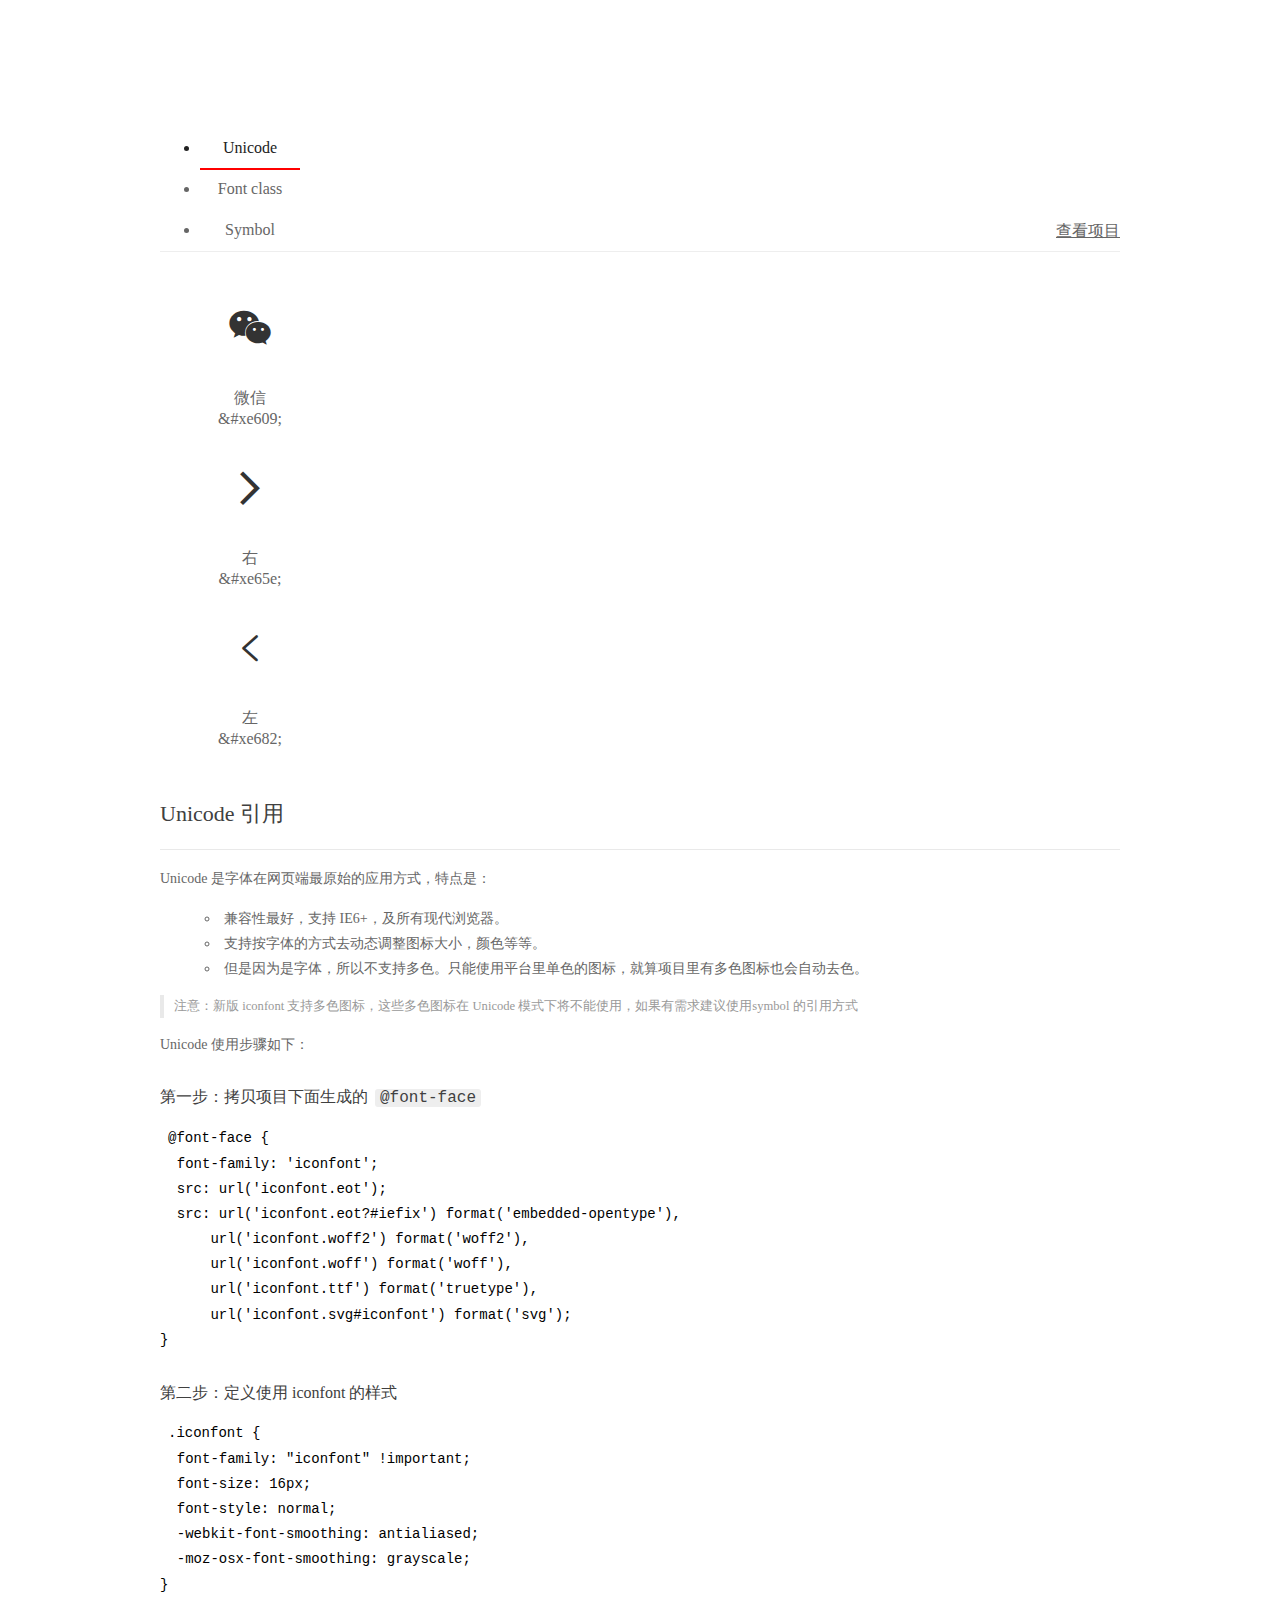
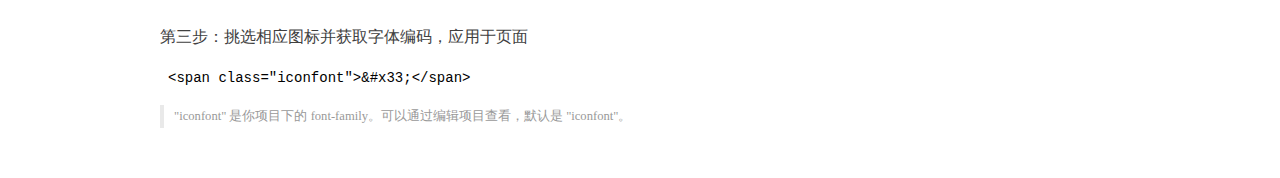
<file: lib/iconfont/demo_index.html>
<!DOCTYPE html>
<html>
<head>
  <meta charset="utf-8"/>
  <title>IconFont Demo</title>
  <link rel="shortcut icon" href="https://gtms04.alicdn.com/tps/i4/TB1_oz6GVXXXXaFXpXXJDFnIXXX-64-64.ico" type="image/x-icon"/>
  <link rel="stylesheet" href="https://g.alicdn.com/thx/cube/1.3.2/cube.min.css">
  <link rel="stylesheet" href="demo.css">
  <link rel="stylesheet" href="iconfont.css">
  <script src="iconfont.js"></script>
  <!-- jQuery -->
  <script src="https://a1.alicdn.com/oss/uploads/2018/12/26/7bfddb60-08e8-11e9-9b04-53e73bb6408b.js"></script>
  <!-- 代码高亮 -->
  <script src="https://a1.alicdn.com/oss/uploads/2018/12/26/a3f714d0-08e6-11e9-8a15-ebf944d7534c.js"></script>
</head>
<body>
  <div class="main">
    <h1 class="logo"><a href="https://www.iconfont.cn/" title="iconfont 首页" target="_blank">&#xe86b;</a></h1>
    <div class="nav-tabs">
      <ul id="tabs" class="dib-box">
        <li class="dib active"><span>Unicode</span></li>
        <li class="dib"><span>Font class</span></li>
        <li class="dib"><span>Symbol</span></li>
      </ul>
      
      <a href="https://www.iconfont.cn/manage/index?manage_type=myprojects&projectId=1003648" target="_blank" class="nav-more">查看项目</a>
      
    </div>
    <div class="tab-container">
      <div class="content unicode" style="display: block;">
          <ul class="icon_lists dib-box">
          
            <li class="dib">
              <span class="icon iconfont">&#xe609;</span>
                <div class="name">微信</div>
                <div class="code-name">&amp;#xe609;</div>
              </li>
          
            <li class="dib">
              <span class="icon iconfont">&#xe65e;</span>
                <div class="name">右</div>
                <div class="code-name">&amp;#xe65e;</div>
              </li>
          
            <li class="dib">
              <span class="icon iconfont">&#xe682;</span>
                <div class="name">左</div>
                <div class="code-name">&amp;#xe682;</div>
              </li>
          
          </ul>
          <div class="article markdown">
          <h2 id="unicode-">Unicode 引用</h2>
          <hr>

          <p>Unicode 是字体在网页端最原始的应用方式，特点是：</p>
          <ul>
            <li>兼容性最好，支持 IE6+，及所有现代浏览器。</li>
            <li>支持按字体的方式去动态调整图标大小，颜色等等。</li>
            <li>但是因为是字体，所以不支持多色。只能使用平台里单色的图标，就算项目里有多色图标也会自动去色。</li>
          </ul>
          <blockquote>
            <p>注意：新版 iconfont 支持多色图标，这些多色图标在 Unicode 模式下将不能使用，如果有需求建议使用symbol 的引用方式</p>
          </blockquote>
          <p>Unicode 使用步骤如下：</p>
          <h3 id="-font-face">第一步：拷贝项目下面生成的 <code>@font-face</code></h3>
<pre><code class="language-css"
>@font-face {
  font-family: 'iconfont';
  src: url('iconfont.eot');
  src: url('iconfont.eot?#iefix') format('embedded-opentype'),
      url('iconfont.woff2') format('woff2'),
      url('iconfont.woff') format('woff'),
      url('iconfont.ttf') format('truetype'),
      url('iconfont.svg#iconfont') format('svg');
}
</code></pre>
          <h3 id="-iconfont-">第二步：定义使用 iconfont 的样式</h3>
<pre><code class="language-css"
>.iconfont {
  font-family: "iconfont" !important;
  font-size: 16px;
  font-style: normal;
  -webkit-font-smoothing: antialiased;
  -moz-osx-font-smoothing: grayscale;
}
</code></pre>
          <h3 id="-">第三步：挑选相应图标并获取字体编码，应用于页面</h3>
<pre>
<code class="language-html"
>&lt;span class="iconfont"&gt;&amp;#x33;&lt;/span&gt;
</code></pre>
          <blockquote>
            <p>"iconfont" 是你项目下的 font-family。可以通过编辑项目查看，默认是 "iconfont"。</p>
          </blockquote>
          </div>
      </div>
      <div class="content font-class">
        <ul class="icon_lists dib-box">
          
          <li class="dib">
            <span class="icon iconfont icon-weixin"></span>
            <div class="name">
              微信
            </div>
            <div class="code-name">.icon-weixin
            </div>
          </li>
          
          <li class="dib">
            <span class="icon iconfont icon-right"></span>
            <div class="name">
              右
            </div>
            <div class="code-name">.icon-right
            </div>
          </li>
          
          <li class="dib">
            <span class="icon iconfont icon-Group-"></span>
            <div class="name">
              左
            </div>
            <div class="code-name">.icon-Group-
            </div>
          </li>
          
        </ul>
        <div class="article markdown">
        <h2 id="font-class-">font-class 引用</h2>
        <hr>

        <p>font-class 是 Unicode 使用方式的一种变种，主要是解决 Unicode 书写不直观，语意不明确的问题。</p>
        <p>与 Unicode 使用方式相比，具有如下特点：</p>
        <ul>
          <li>兼容性良好，支持 IE8+，及所有现代浏览器。</li>
          <li>相比于 Unicode 语意明确，书写更直观。可以很容易分辨这个 icon 是什么。</li>
          <li>因为使用 class 来定义图标，所以当要替换图标时，只需要修改 class 里面的 Unicode 引用。</li>
          <li>不过因为本质上还是使用的字体，所以多色图标还是不支持的。</li>
        </ul>
        <p>使用步骤如下：</p>
        <h3 id="-fontclass-">第一步：引入项目下面生成的 fontclass 代码：</h3>
<pre><code class="language-html">&lt;link rel="stylesheet" href="./iconfont.css"&gt;
</code></pre>
        <h3 id="-">第二步：挑选相应图标并获取类名，应用于页面：</h3>
<pre><code class="language-html">&lt;span class="iconfont icon--xxx"&gt;&lt;/span&gt;
</code></pre>
        <blockquote>
          <p>"
            iconfont" 是你项目下的 font-family。可以通过编辑项目查看，默认是 "iconfont"。</p>
        </blockquote>
      </div>
      </div>
      <div class="content symbol">
          <ul class="icon_lists dib-box">
          
            <li class="dib">
                <svg class="icon svg-icon" aria-hidden="true">
                  <use xlink:href="#icon-weixin"></use>
                </svg>
                <div class="name">微信</div>
                <div class="code-name">#icon-weixin</div>
            </li>
          
            <li class="dib">
                <svg class="icon svg-icon" aria-hidden="true">
                  <use xlink:href="#icon-right"></use>
                </svg>
                <div class="name">右</div>
                <div class="code-name">#icon-right</div>
            </li>
          
            <li class="dib">
                <svg class="icon svg-icon" aria-hidden="true">
                  <use xlink:href="#icon-Group-"></use>
                </svg>
                <div class="name">左</div>
                <div class="code-name">#icon-Group-</div>
            </li>
          
          </ul>
          <div class="article markdown">
          <h2 id="symbol-">Symbol 引用</h2>
          <hr>

          <p>这是一种全新的使用方式，应该说这才是未来的主流，也是平台目前推荐的用法。相关介绍可以参考这篇<a href="">文章</a>
            这种用法其实是做了一个 SVG 的集合，与另外两种相比具有如下特点：</p>
          <ul>
            <li>支持多色图标了，不再受单色限制。</li>
            <li>通过一些技巧，支持像字体那样，通过 <code>font-size</code>, <code>color</code> 来调整样式。</li>
            <li>兼容性较差，支持 IE9+，及现代浏览器。</li>
            <li>浏览器渲染 SVG 的性能一般，还不如 png。</li>
          </ul>
          <p>使用步骤如下：</p>
          <h3 id="-symbol-">第一步：引入项目下面生成的 symbol 代码：</h3>
<pre><code class="language-html">&lt;script src="./iconfont.js"&gt;&lt;/script&gt;
</code></pre>
          <h3 id="-css-">第二步：加入通用 CSS 代码（引入一次就行）：</h3>
<pre><code class="language-html">&lt;style&gt;
.icon {
  width: 1em;
  height: 1em;
  vertical-align: -0.15em;
  fill: currentColor;
  overflow: hidden;
}
&lt;/style&gt;
</code></pre>
          <h3 id="-">第三步：挑选相应图标并获取类名，应用于页面：</h3>
<pre><code class="language-html">&lt;svg class="icon" aria-hidden="true"&gt;
  &lt;use xlink:href="#icon-xxx"&gt;&lt;/use&gt;
&lt;/svg&gt;
</code></pre>
          </div>
      </div>

    </div>
  </div>
  <script>
  $(document).ready(function () {
      $('.tab-container .content:first').show()

      $('#tabs li').click(function (e) {
        var tabContent = $('.tab-container .content')
        var index = $(this).index()

        if ($(this).hasClass('active')) {
          return
        } else {
          $('#tabs li').removeClass('active')
          $(this).addClass('active')

          tabContent.hide().eq(index).fadeIn()
        }
      })
    })
  </script>
</body>
</html>
</file>
<file: lib/iconfont/demo.css>
/* Logo 字体 */
@font-face {
  font-family: "iconfont logo";
  src: url('https://at.alicdn.com/t/font_985780_km7mi63cihi.eot?t=1545807318834');
  src: url('https://at.alicdn.com/t/font_985780_km7mi63cihi.eot?t=1545807318834#iefix') format('embedded-opentype'),
    url('https://at.alicdn.com/t/font_985780_km7mi63cihi.woff?t=1545807318834') format('woff'),
    url('https://at.alicdn.com/t/font_985780_km7mi63cihi.ttf?t=1545807318834') format('truetype'),
    url('https://at.alicdn.com/t/font_985780_km7mi63cihi.svg?t=1545807318834#iconfont') format('svg');
}

.logo {
  font-family: "iconfont logo";
  font-size: 160px;
  font-style: normal;
  -webkit-font-smoothing: antialiased;
  -moz-osx-font-smoothing: grayscale;
}

/* tabs */
.nav-tabs {
  position: relative;
}

.nav-tabs .nav-more {
  position: absolute;
  right: 0;
  bottom: 0;
  height: 42px;
  line-height: 42px;
  color: #666;
}

#tabs {
  border-bottom: 1px solid #eee;
}

#tabs li {
  cursor: pointer;
  width: 100px;
  height: 40px;
  line-height: 40px;
  text-align: center;
  font-size: 16px;
  border-bottom: 2px solid transparent;
  position: relative;
  z-index: 1;
  margin-bottom: -1px;
  color: #666;
}


#tabs .active {
  border-bottom-color: #f00;
  color: #222;
}

.tab-container .content {
  display: none;
}

/* 页面布局 */
.main {
  padding: 30px 100px;
  width: 960px;
  margin: 0 auto;
}

.main .logo {
  color: #333;
  text-align: left;
  margin-bottom: 30px;
  line-height: 1;
  height: 110px;
  margin-top: -50px;
  overflow: hidden;
  *zoom: 1;
}

.main .logo a {
  font-size: 160px;
  color: #333;
}

.helps {
  margin-top: 40px;
}

.helps pre {
  padding: 20px;
  margin: 10px 0;
  border: solid 1px #e7e1cd;
  background-color: #fffdef;
  overflow: auto;
}

.icon_lists {
  width: 100% !important;
  overflow: hidden;
  *zoom: 1;
}

.icon_lists li {
  width: 100px;
  margin-bottom: 10px;
  margin-right: 20px;
  text-align: center;
  list-style: none !important;
  cursor: default;
}

.icon_lists li .code-name {
  line-height: 1.2;
}

.icon_lists .icon {
  display: block;
  height: 100px;
  line-height: 100px;
  font-size: 42px;
  margin: 10px auto;
  color: #333;
  -webkit-transition: font-size 0.25s linear, width 0.25s linear;
  -moz-transition: font-size 0.25s linear, width 0.25s linear;
  transition: font-size 0.25s linear, width 0.25s linear;
}

.icon_lists .icon:hover {
  font-size: 100px;
}

.icon_lists .svg-icon {
  /* 通过设置 font-size 来改变图标大小 */
  width: 1em;
  /* 图标和文字相邻时，垂直对齐 */
  vertical-align: -0.15em;
  /* 通过设置 color 来改变 SVG 的颜色/fill */
  fill: currentColor;
  /* path 和 stroke 溢出 viewBox 部分在 IE 下会显示
      normalize.css 中也包含这行 */
  overflow: hidden;
}

.icon_lists li .name,
.icon_lists li .code-name {
  color: #666;
}

/* markdown 样式 */
.markdown {
  color: #666;
  font-size: 14px;
  line-height: 1.8;
}

.highlight {
  line-height: 1.5;
}

.markdown img {
  vertical-align: middle;
  max-width: 100%;
}

.markdown h1 {
  color: #404040;
  font-weight: 500;
  line-height: 40px;
  margin-bottom: 24px;
}

.markdown h2,
.markdown h3,
.markdown h4,
.markdown h5,
.markdown h6 {
  color: #404040;
  margin: 1.6em 0 0.6em 0;
  font-weight: 500;
  clear: both;
}

.markdown h1 {
  font-size: 28px;
}

.markdown h2 {
  font-size: 22px;
}

.markdown h3 {
  font-size: 16px;
}

.markdown h4 {
  font-size: 14px;
}

.markdown h5 {
  font-size: 12px;
}

.markdown h6 {
  font-size: 12px;
}

.markdown hr {
  height: 1px;
  border: 0;
  background: #e9e9e9;
  margin: 16px 0;
  clear: both;
}

.markdown p {
  margin: 1em 0;
}

.markdown>p,
.markdown>blockquote,
.markdown>.highlight,
.markdown>ol,
.markdown>ul {
  width: 80%;
}

.markdown ul>li {
  list-style: circle;
}

.markdown>ul li,
.markdown blockquote ul>li {
  margin-left: 20px;
  padding-left: 4px;
}

.markdown>ul li p,
.markdown>ol li p {
  margin: 0.6em 0;
}

.markdown ol>li {
  list-style: decimal;
}

.markdown>ol li,
.markdown blockquote ol>li {
  margin-left: 20px;
  padding-left: 4px;
}

.markdown code {
  margin: 0 3px;
  padding: 0 5px;
  background: #eee;
  border-radius: 3px;
}

.markdown strong,
.markdown b {
  font-weight: 600;
}

.markdown>table {
  border-collapse: collapse;
  border-spacing: 0px;
  empty-cells: show;
  border: 1px solid #e9e9e9;
  width: 95%;
  margin-bottom: 24px;
}

.markdown>table th {
  white-space: nowrap;
  color: #333;
  font-weight: 600;
}

.markdown>table th,
.markdown>table td {
  border: 1px solid #e9e9e9;
  padding: 8px 16px;
  text-align: left;
}

.markdown>table th {
  background: #F7F7F7;
}

.markdown blockquote {
  font-size: 90%;
  color: #999;
  border-left: 4px solid #e9e9e9;
  padding-left: 0.8em;
  margin: 1em 0;
}

.markdown blockquote p {
  margin: 0;
}

.markdown .anchor {
  opacity: 0;
  transition: opacity 0.3s ease;
  margin-left: 8px;
}

.markdown .waiting {
  color: #ccc;
}

.markdown h1:hover .anchor,
.markdown h2:hover .anchor,
.markdown h3:hover .anchor,
.markdown h4:hover .anchor,
.markdown h5:hover .anchor,
.markdown h6:hover .anchor {
  opacity: 1;
  display: inline-block;
}

.markdown>br,
.markdown>p>br {
  clear: both;
}


.hljs {
  display: block;
  background: white;
  padding: 0.5em;
  color: #333333;
  overflow-x: auto;
}

.hljs-comment,
.hljs-meta {
  color: #969896;
}

.hljs-string,
.hljs-variable,
.hljs-template-variable,
.hljs-strong,
.hljs-emphasis,
.hljs-quote {
  color: #df5000;
}

.hljs-keyword,
.hljs-selector-tag,
.hljs-type {
  color: #a71d5d;
}

.hljs-literal,
.hljs-symbol,
.hljs-bullet,
.hljs-attribute {
  color: #0086b3;
}

.hljs-section,
.hljs-name {
  color: #63a35c;
}

.hljs-tag {
  color: #333333;
}

.hljs-title,
.hljs-attr,
.hljs-selector-id,
.hljs-selector-class,
.hljs-selector-attr,
.hljs-selector-pseudo {
  color: #795da3;
}

.hljs-addition {
  color: #55a532;
  background-color: #eaffea;
}

.hljs-deletion {
  color: #bd2c00;
  background-color: #ffecec;
}

.hljs-link {
  text-decoration: underline;
}

/* 代码高亮 */
/* PrismJS 1.15.0
https://prismjs.com/download.html#themes=prism&languages=markup+css+clike+javascript */
/**
 * prism.js default theme for JavaScript, CSS and HTML
 * Based on dabblet (http://dabblet.com)
 * @author Lea Verou
 */
code[class*="language-"],
pre[class*="language-"] {
  color: black;
  background: none;
  text-shadow: 0 1px white;
  font-family: Consolas, Monaco, 'Andale Mono', 'Ubuntu Mono', monospace;
  text-align: left;
  white-space: pre;
  word-spacing: normal;
  word-break: normal;
  word-wrap: normal;
  line-height: 1.5;

  -moz-tab-size: 4;
  -o-tab-size: 4;
  tab-size: 4;

  -webkit-hyphens: none;
  -moz-hyphens: none;
  -ms-hyphens: none;
  hyphens: none;
}

pre[class*="language-"]::-moz-selection,
pre[class*="language-"] ::-moz-selection,
code[class*="language-"]::-moz-selection,
code[class*="language-"] ::-moz-selection {
  text-shadow: none;
  background: #b3d4fc;
}

pre[class*="language-"]::selection,
pre[class*="language-"] ::selection,
code[class*="language-"]::selection,
code[class*="language-"] ::selection {
  text-shadow: none;
  background: #b3d4fc;
}

@media print {

  code[class*="language-"],
  pre[class*="language-"] {
    text-shadow: none;
  }
}

/* Code blocks */
pre[class*="language-"] {
  padding: 1em;
  margin: .5em 0;
  overflow: auto;
}

:not(pre)>code[class*="language-"],
pre[class*="language-"] {
  background: #f5f2f0;
}

/* Inline code */
:not(pre)>code[class*="language-"] {
  padding: .1em;
  border-radius: .3em;
  white-space: normal;
}

.token.comment,
.token.prolog,
.token.doctype,
.token.cdata {
  color: slategray;
}

.token.punctuation {
  color: #999;
}

.namespace {
  opacity: .7;
}

.token.property,
.token.tag,
.token.boolean,
.token.number,
.token.constant,
.token.symbol,
.token.deleted {
  color: #905;
}

.token.selector,
.token.attr-name,
.token.string,
.token.char,
.token.builtin,
.token.inserted {
  color: #690;
}

.token.operator,
.token.entity,
.token.url,
.language-css .token.string,
.style .token.string {
  color: #9a6e3a;
  background: hsla(0, 0%, 100%, .5);
}

.token.atrule,
.token.attr-value,
.token.keyword {
  color: #07a;
}

.token.function,
.token.class-name {
  color: #DD4A68;
}

.token.regex,
.token.important,
.token.variable {
  color: #e90;
}

.token.important,
.token.bold {
  font-weight: bold;
}

.token.italic {
  font-style: italic;
}

.token.entity {
  cursor: help;
}
</file>
<file: lib/iconfont/iconfont.css>
@font-face {font-family: "iconfont";
  src: url('iconfont.eot?t=1547794847141'); /* IE9 */
  src: url('iconfont.eot?t=1547794847141#iefix') format('embedded-opentype'), /* IE6-IE8 */
  url('[data-uri]') format('woff2'),
  url('iconfont.woff?t=1547794847141') format('woff'),
  url('iconfont.ttf?t=1547794847141') format('truetype'), /* chrome, firefox, opera, Safari, Android, iOS 4.2+ */
  url('iconfont.svg?t=1547794847141#iconfont') format('svg'); /* iOS 4.1- */
}

.iconfont {
  font-family: "iconfont" !important;
  font-size: 16px;
  font-style: normal;
  -webkit-font-smoothing: antialiased;
  -moz-osx-font-smoothing: grayscale;
}

.icon-weixin:before {
  content: "\e609";
}

.icon-right:before {
  content: "\e65e";
}

.icon-Group-:before {
  content: "\e682";
}
</file>
